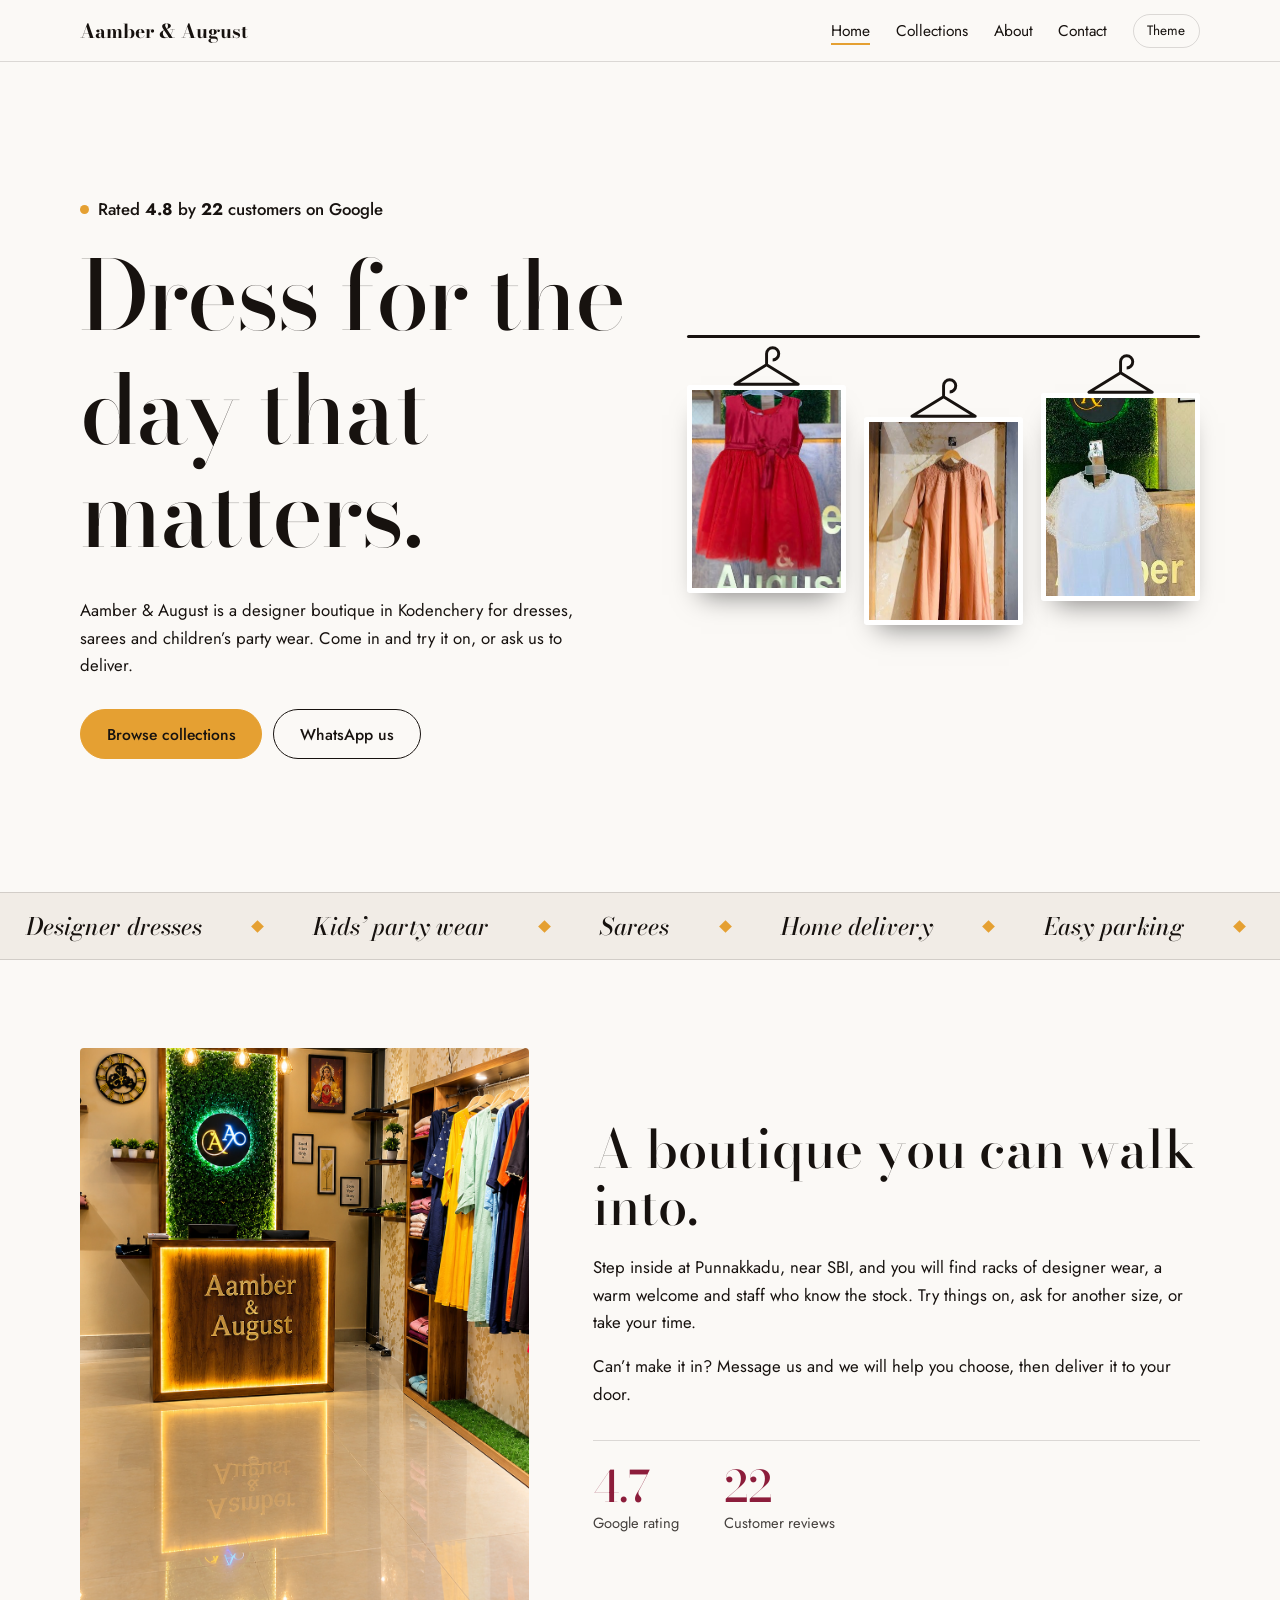
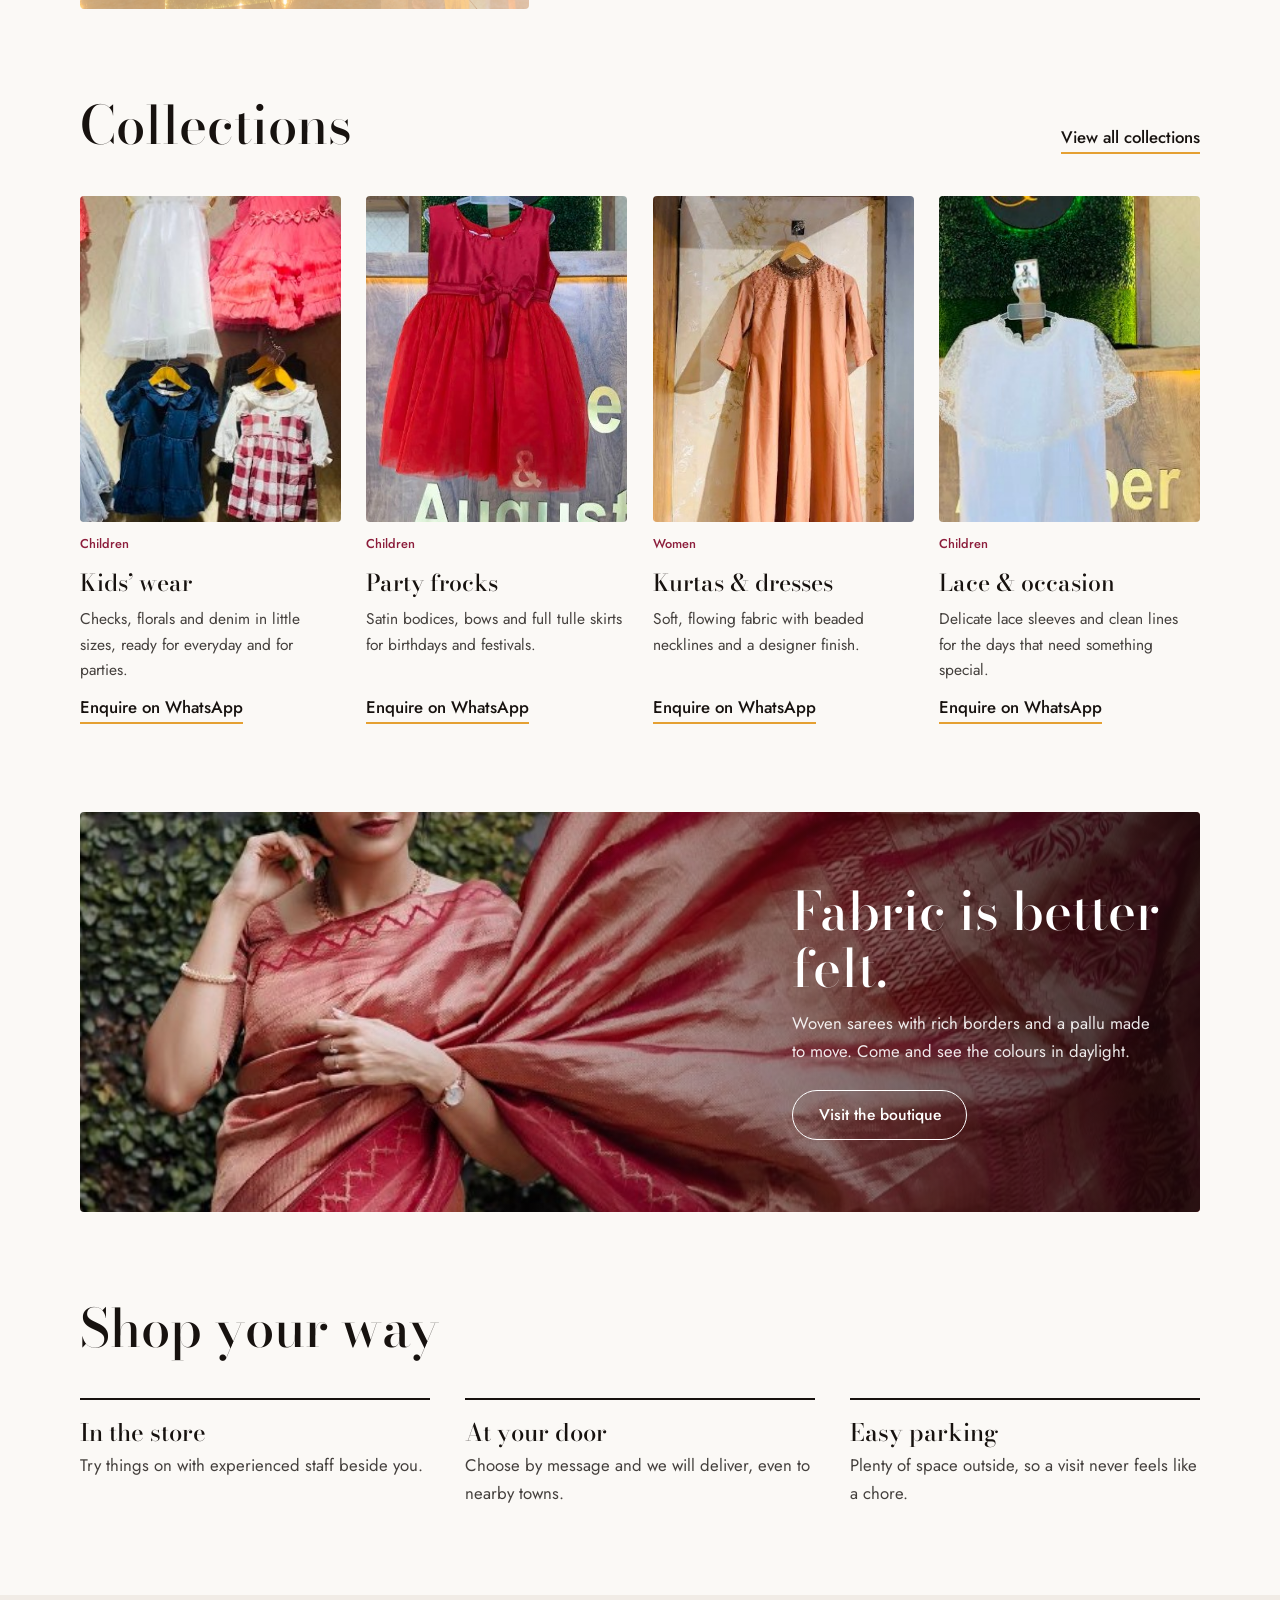
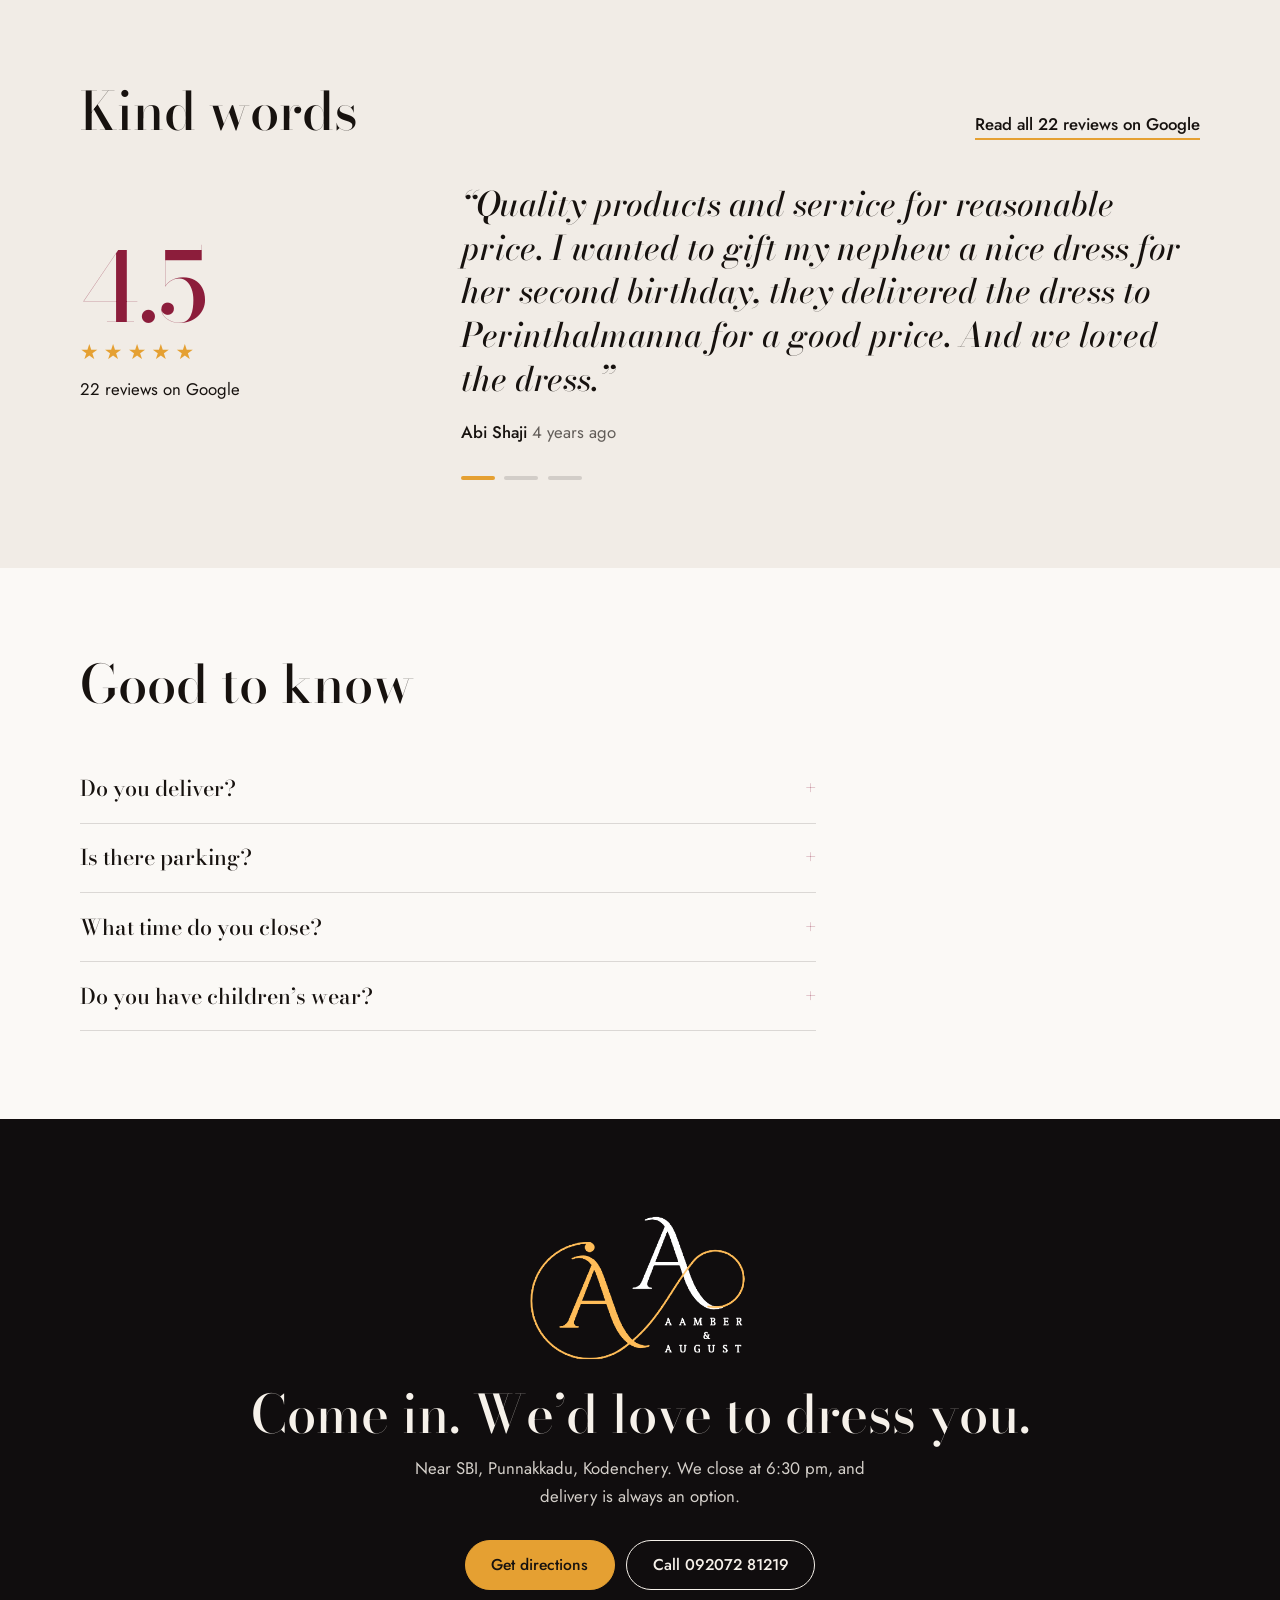
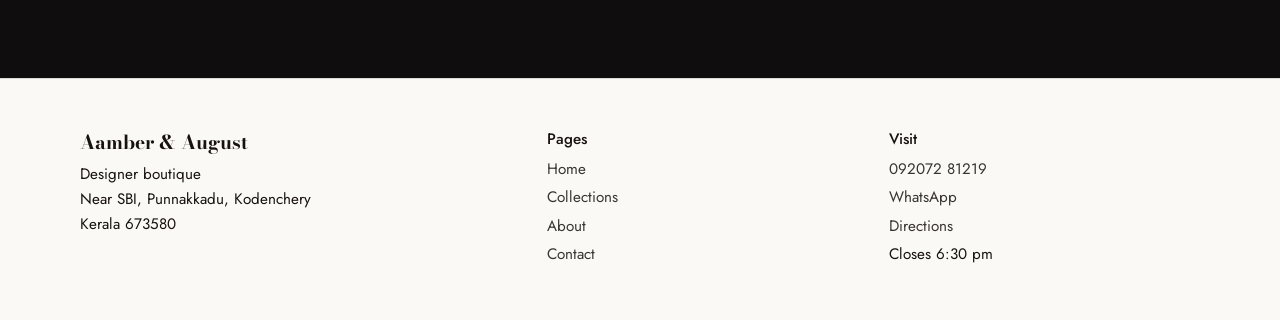
<file: index.html>
<!DOCTYPE html>
<html lang="en">
<head>
<meta charset="UTF-8">
<meta name="viewport" content="width=device-width, initial-scale=1, viewport-fit=cover">
<title>Aamber &amp; August | Designer Boutique, Kodenchery</title>
<meta name="description" content="Designer dresses, sarees and children’s wear in Kodenchery, Kerala. In-store shopping and delivery.">
<link rel="icon" href="images/logo.png">
<link rel="preconnect" href="https://fonts.googleapis.com">
<link rel="stylesheet" href="https://fonts.googleapis.com/css2?family=Bodoni+Moda:ital,opsz,wght@0,6..96,500;0,6..96,700;1,6..96,500&family=Jost:wght@400;500&display=swap">
<link rel="stylesheet" href="css/style.css">
<script>document.documentElement.classList.add("nav-js")</script>
</head>
<body>
<div class="curtain" aria-hidden="true"></div>
<div id="stitch"></div>
<header><div class="wrap nav">
<a class="brand" href="index.html">Aamber &amp; August</a>
<button class="mb" type="button" aria-expanded="false" aria-controls="menu">Menu</button>
<ul id="menu"><li><a href="index.html" aria-current="page">Home</a></li><li><a href="collections.html">Collections</a></li><li><a href="about.html">About</a></li><li><a href="contact.html">Contact</a></li><li><button id="tt" type="button" aria-label="Switch light or dark theme">Theme</button></li></ul>
</div></header>
<main>
<div class="wrap hero">
<div>
<p class="rating"><i></i><span>Rated <b data-to="4.8">4.8</b> by <b data-to="22">22</b> customers on Google</span></p>
<h1><span class="ln"><span>Dress for the</span></span><span class="ln"><span>day that matters.</span></span></h1>
<p class="lead">Aamber &amp; August is a designer boutique in Kodenchery for dresses, sarees and children’s party wear. Come in and try it on, or ask us to deliver.</p>
<div class="row"><a class="btn pri" href="collections.html">Browse collections</a><a class="btn" href="https://wa.me/919207281219" target="_blank" rel="noopener">WhatsApp us</a></div>
</div>
<div class="rack" id="rack" aria-hidden="true"><div class="hangers"><div class="hang" style="--k:1;--d:0.9s;margin-top:0rem"><div class="sway" style="--t:3.2s"><svg class="hk" viewBox="0 0 60 40"><path d="M30 22V13a5 5 0 1 1 5 5M30 22 4 38h52z"/></svg><div class="fr"><img src="images/red-dress.jpg" alt=""></div></div></div><div class="hang" style="--k:-1.4;--d:1.15s;margin-top:2rem"><div class="sway" style="--t:4s"><svg class="hk" viewBox="0 0 60 40"><path d="M30 22V13a5 5 0 1 1 5 5M30 22 4 38h52z"/></svg><div class="fr"><img src="images/peach-kurta.jpg" alt=""></div></div></div><div class="hang" style="--k:0.8;--d:1.4s;margin-top:0.5rem"><div class="sway" style="--t:2.7s"><svg class="hk" viewBox="0 0 60 40"><path d="M30 22V13a5 5 0 1 1 5 5M30 22 4 38h52z"/></svg><div class="fr"><img src="images/lace-dress.jpg" alt=""></div></div></div></div></div>
</div>
<div class="mq" aria-hidden="true"><div><span>Designer dresses</span><span>Kids’ party wear</span><span>Sarees</span><span>Home delivery</span><span>Easy parking</span><span>Designer dresses</span><span>Kids’ party wear</span><span>Sarees</span><span>Home delivery</span><span>Easy parking</span></div></div>
<section><div class="wrap split">
<div class="pic rv" style="aspect-ratio:4/5"><img src="images/interior.jpg" alt="Inside Aamber &amp; August: the lit reception desk and racks of clothes" loading="lazy"></div>
<div><h2>A boutique you can walk into.</h2>
<p>Step inside at Punnakkadu, near SBI, and you will find racks of designer wear, a warm welcome and staff who know the stock. Try things on, ask for another size, or take your time.</p>
<p>Can’t make it in? Message us and we will help you choose, then deliver it to your door.</p>
<div class="stats"><div><b data-to="4.8">4.8</b><span>Google rating</span></div><div><b data-to="22">22</b><span>Customer reviews</span></div></div></div>
</div></section>
<section style="padding-top:0"><div class="wrap">
<div class="hd"><h2>Collections</h2><a class="lnk" href="collections.html">View all collections</a></div>
<div class="cards">
<article class="pc rv"><div class="pic"><img src="images/kids-wall.jpg" alt="Kids’ wear at Aamber &amp; August" loading="lazy"></div><span class="tag">Children</span><h3>Kids’ wear</h3><p>Checks, florals and denim in little sizes, ready for everyday and for parties.</p><a class="lnk" href="https://wa.me/919207281219?text=Hi%2C%20I%E2%80%99d%20like%20to%20see%20kids%E2%80%99%20wear" target="_blank" rel="noopener">Enquire on WhatsApp</a></article>
<article class="pc rv"><div class="pic"><img src="images/red-dress.jpg" alt="Party frocks at Aamber &amp; August" loading="lazy"></div><span class="tag">Children</span><h3>Party frocks</h3><p>Satin bodices, bows and full tulle skirts for birthdays and festivals.</p><a class="lnk" href="https://wa.me/919207281219?text=Hi%2C%20I%E2%80%99d%20like%20to%20see%20party%20frocks" target="_blank" rel="noopener">Enquire on WhatsApp</a></article>
<article class="pc rv"><div class="pic"><img src="images/peach-kurta.jpg" alt="Kurtas &amp; dresses at Aamber &amp; August" loading="lazy"></div><span class="tag">Women</span><h3>Kurtas &amp; dresses</h3><p>Soft, flowing fabric with beaded necklines and a designer finish.</p><a class="lnk" href="https://wa.me/919207281219?text=Hi%2C%20I%E2%80%99d%20like%20to%20see%20kurtas%20and%20designer%20dresses" target="_blank" rel="noopener">Enquire on WhatsApp</a></article>
<article class="pc rv"><div class="pic"><img src="images/lace-dress.jpg" alt="Lace &amp; occasion at Aamber &amp; August" loading="lazy"></div><span class="tag">Children</span><h3>Lace &amp; occasion</h3><p>Delicate lace sleeves and clean lines for the days that need something special.</p><a class="lnk" href="https://wa.me/919207281219?text=Hi%2C%20I%E2%80%99d%20like%20to%20see%20lace%20and%20occasion%20wear" target="_blank" rel="noopener">Enquire on WhatsApp</a></article>
</div></div></section>
<section style="padding-top:0"><div class="wrap"><div class="banner rv"><img data-par src="images/saree.jpg" alt="A woman in a rose-gold woven saree with the pallu flowing" loading="lazy"><div class="t"><h2>Fabric is better felt.</h2><p>Woven sarees with rich borders and a pallu made to move. Come and see the colours in daylight.</p><a class="btn" href="https://www.google.com/maps/search/?api=1&query=Aamber+%26+August+Designer+Boutique+Kodenchery" target="_blank" rel="noopener">Visit the boutique</a></div></div></div></section>
<section style="padding-top:0"><div class="wrap">
<div class="hd"><h2>Shop your way</h2></div>
<div class="svc"><div class="rv"><h3>In the store</h3><p>Try things on with experienced staff beside you.</p></div><div class="rv"><h3>At your door</h3><p>Choose by message and we will deliver, even to nearby towns.</p></div><div class="rv"><h3>Easy parking</h3><p>Plenty of space outside, so a visit never feels like a chore.</p></div></div>
</div></section>
<section id="reviews" style="background:var(--soft)"><div class="wrap">
<div class="hd"><h2>Kind words</h2><a class="lnk" href="https://www.google.com/maps/search/?api=1&query=Aamber+%26+August+Designer+Boutique+Kodenchery" target="_blank" rel="noopener">Read all 22 reviews on Google</a></div>
<div class="tms"><div class="score"><b data-to="4.8">4.8</b><div class="stars" role="img" aria-label="4.8 out of 5 stars">★★★★★</div><p>22 reviews on Google</p></div>
<div><div class="qs"><blockquote class="on"><p>“Quality products and service for reasonable price. I wanted to gift my nephew a nice dress for her second birthday, they delivered the dress to Perinthalmanna for a good price. And we loved the dress.”</p><cite>Abi Shaji <span>4 years ago</span></cite></blockquote><blockquote><p>“Best in town for kids clothing. Ample parking space and experienced professionals.”</p><cite>arunpj <span>4 years ago</span></cite></blockquote><blockquote><p>“Best in town. Best quality. Value for money.”</p><cite>Don Prakash <span>3 years ago</span></cite></blockquote></div><div class="dots"><button type="button" aria-label="Show review 1"></button><button type="button" aria-label="Show review 2"></button><button type="button" aria-label="Show review 3"></button></div></div></div>
</div></section>
<section><div class="wrap"><div class="hd"><h2>Good to know</h2></div><div class="faq"><details><summary>Do you deliver?</summary><p>Yes. A customer’s birthday dress was delivered to Perinthalmanna, and we can arrange delivery for your order too. Message us on WhatsApp to ask.</p></details><details><summary>Is there parking?</summary><p>Yes, there is plenty of parking space outside the boutique, near SBI at Punnakkadu.</p></details><details><summary>What time do you close?</summary><p>We close at 6:30 pm. Call 092072 81219 if you want to check before you travel.</p></details><details><summary>Do you have children’s wear?</summary><p>Yes. Kids’ clothing is what customers praise us for most, from everyday dresses to party frocks.</p></details></div></div></section>
<section class="dark"><div class="wrap"><img src="images/logo.png" alt="Aamber &amp; August logo"><h2>Come in. We’d love to dress you.</h2><p>Near SBI, Punnakkadu, Kodenchery. We close at 6:30 pm, and delivery is always an option.</p><div class="row"><a class="btn pri" href="https://www.google.com/maps/search/?api=1&query=Aamber+%26+August+Designer+Boutique+Kodenchery" target="_blank" rel="noopener">Get directions</a><a class="btn" href="tel:+919207281219">Call 092072 81219</a></div></div></section>
</main>
<footer><div class="wrap fg">
<div><p class="brand">Aamber &amp; August</p><p>Designer boutique<br>Near SBI, Punnakkadu, Kodenchery<br>Kerala 673580</p></div>
<div><p class="h">Pages</p><a href="index.html">Home</a><a href="collections.html">Collections</a><a href="about.html">About</a><a href="contact.html">Contact</a></div>
<div><p class="h">Visit</p><a href="tel:+919207281219">092072 81219</a><a href="https://wa.me/919207281219" target="_blank" rel="noopener">WhatsApp</a><a href="https://www.google.com/maps/search/?api=1&query=Aamber+%26+August+Designer+Boutique+Kodenchery" target="_blank" rel="noopener">Directions</a><p>Closes 6:30 pm</p></div>
</div></footer>
<script>
(function(){var b=document.querySelector(".mb"),m=document.getElementById("menu");if(!b||!m)return;
function set(o){m.classList.toggle("open",o);b.setAttribute("aria-expanded",o)}
b.addEventListener("click",function(e){e.stopPropagation();set(!m.classList.contains("open"))});
m.addEventListener("click",function(e){if(e.target.closest("a"))set(false)});
document.addEventListener("click",function(e){if(!m.contains(e.target))set(false)});
document.addEventListener("keydown",function(e){if(e.key==="Escape")set(false)});
})();
</script>
<script src="js/main.js"></script>
</body>
</html>
</file>
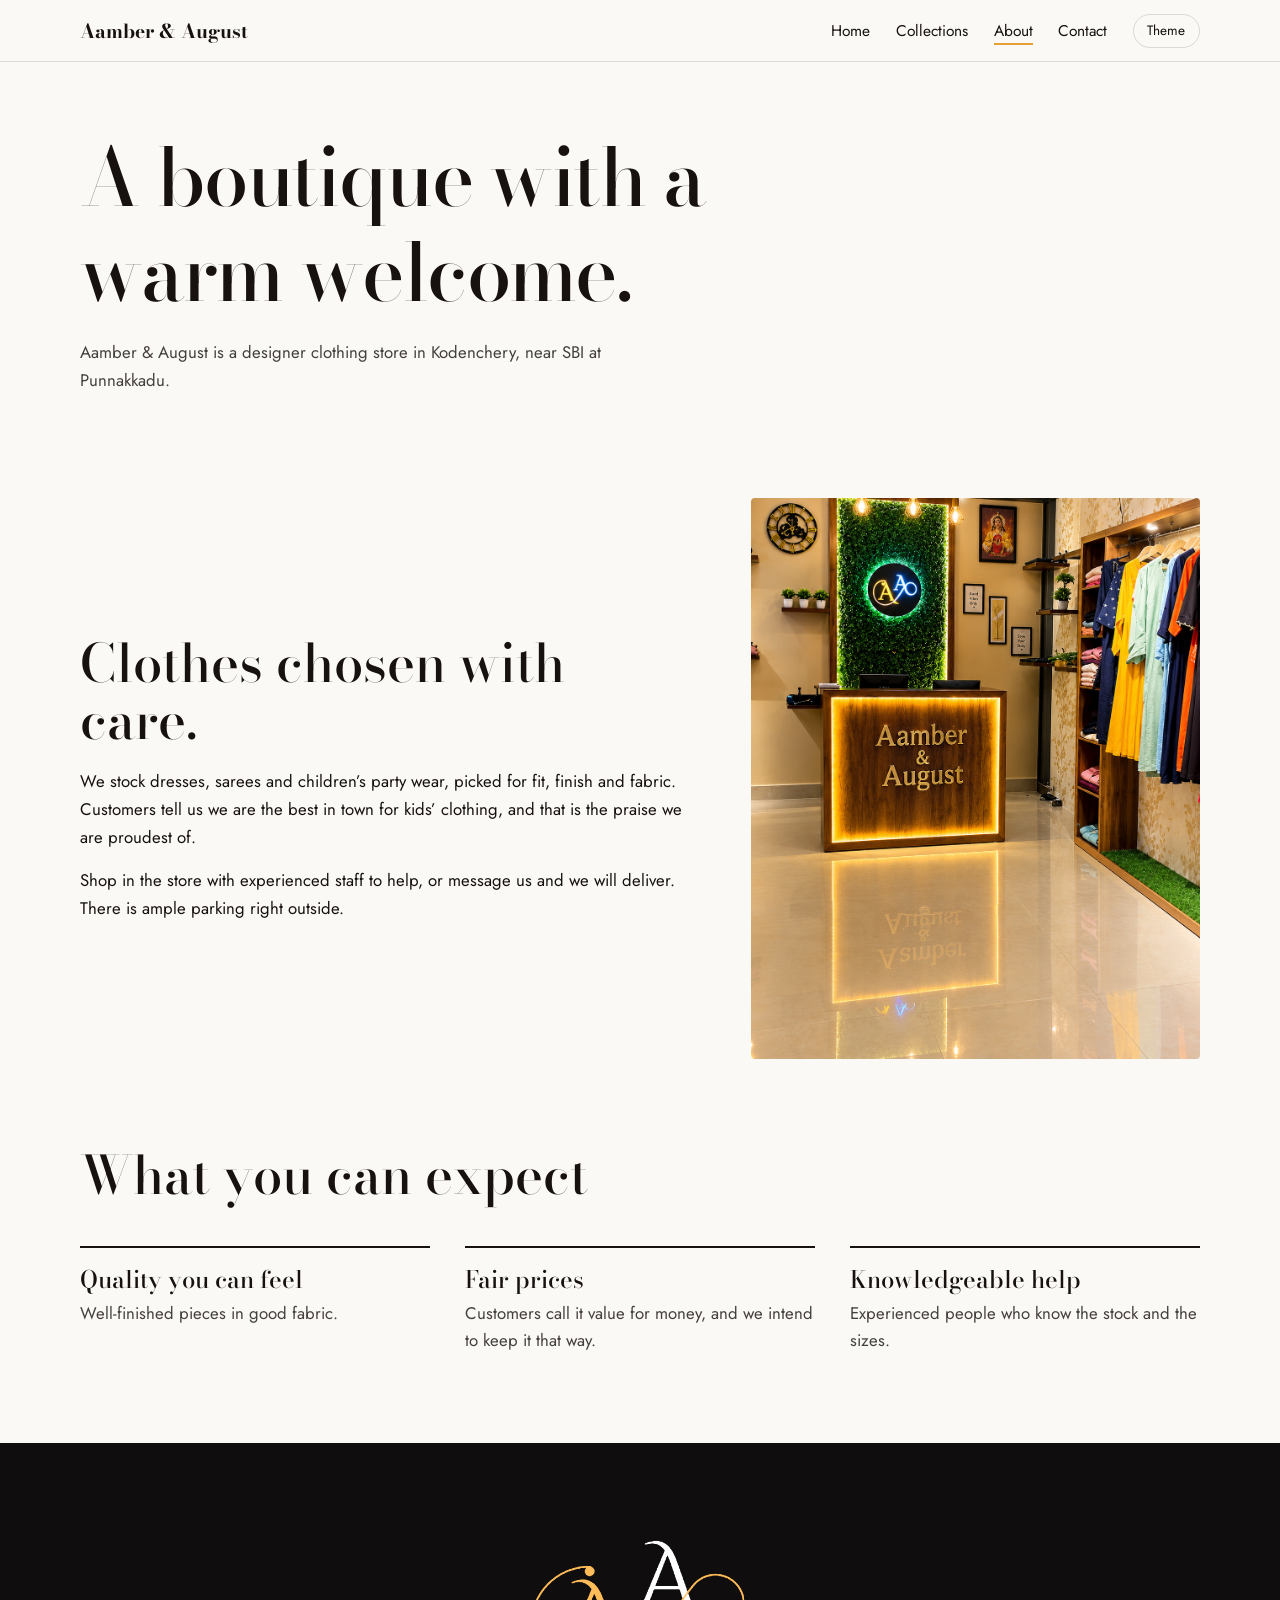
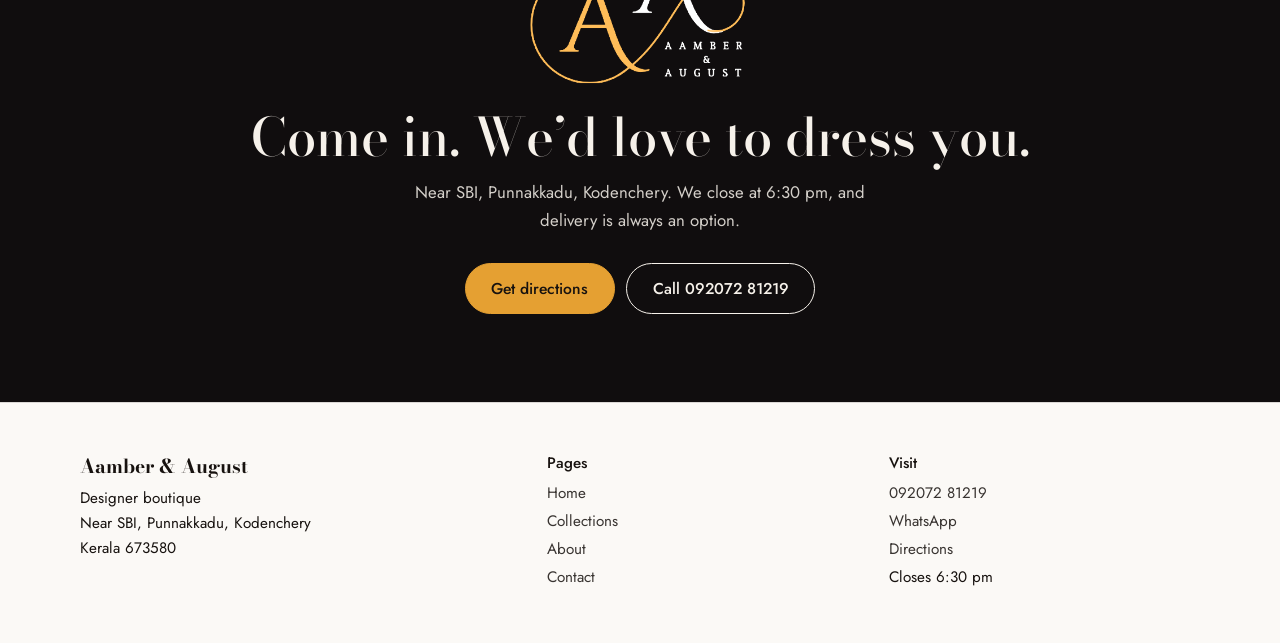
<file: about.html>
<!DOCTYPE html>
<html lang="en">
<head>
<meta charset="UTF-8">
<meta name="viewport" content="width=device-width, initial-scale=1, viewport-fit=cover">
<title>About | Aamber &amp; August</title>
<meta name="description" content="About Aamber &amp; August, a designer clothing boutique near SBI, Punnakkadu, Kodenchery.">
<link rel="icon" href="images/logo.png">
<link rel="preconnect" href="https://fonts.googleapis.com">
<link rel="stylesheet" href="https://fonts.googleapis.com/css2?family=Bodoni+Moda:ital,opsz,wght@0,6..96,500;0,6..96,700;1,6..96,500&family=Jost:wght@400;500&display=swap">
<link rel="stylesheet" href="css/style.css">
<script>document.documentElement.classList.add("nav-js")</script>
</head>
<body>
<div class="curtain" aria-hidden="true"></div>
<div id="stitch"></div>
<header><div class="wrap nav">
<a class="brand" href="index.html">Aamber &amp; August</a>
<button class="mb" type="button" aria-expanded="false" aria-controls="menu">Menu</button>
<ul id="menu"><li><a href="index.html">Home</a></li><li><a href="collections.html">Collections</a></li><li><a href="about.html" aria-current="page">About</a></li><li><a href="contact.html">Contact</a></li><li><button id="tt" type="button" aria-label="Switch light or dark theme">Theme</button></li></ul>
</div></header>
<main>
<div class="wrap pg"><h1><span class="ln"><span>A boutique with a</span></span><span class="ln"><span>warm welcome.</span></span></h1><p>Aamber &amp; August is a designer clothing store in Kodenchery, near SBI at Punnakkadu.</p></div>
<section><div class="wrap split rev">
<div><h2>Clothes chosen with care.</h2><p>We stock dresses, sarees and children’s party wear, picked for fit, finish and fabric. Customers tell us we are the best in town for kids’ clothing, and that is the praise we are proudest of.</p><p>Shop in the store with experienced staff to help, or message us and we will deliver. There is ample parking right outside.</p></div>
<div class="pic rv" style="aspect-ratio:4/5"><img src="images/interior.jpg" alt="The Aamber &amp; August boutique interior" loading="lazy"></div>
</div></section>
<section style="padding-top:0"><div class="wrap"><div class="hd"><h2>What you can expect</h2></div>
<div class="svc"><div class="rv"><h3>Quality you can feel</h3><p>Well-finished pieces in good fabric.</p></div><div class="rv"><h3>Fair prices</h3><p>Customers call it value for money, and we intend to keep it that way.</p></div><div class="rv"><h3>Knowledgeable help</h3><p>Experienced people who know the stock and the sizes.</p></div></div></div></section>
<section class="dark"><div class="wrap"><img src="images/logo.png" alt="Aamber &amp; August logo"><h2>Come in. We’d love to dress you.</h2><p>Near SBI, Punnakkadu, Kodenchery. We close at 6:30 pm, and delivery is always an option.</p><div class="row"><a class="btn pri" href="https://www.google.com/maps/search/?api=1&query=Aamber+%26+August+Designer+Boutique+Kodenchery" target="_blank" rel="noopener">Get directions</a><a class="btn" href="tel:+919207281219">Call 092072 81219</a></div></div></section>
</main>
<footer><div class="wrap fg">
<div><p class="brand">Aamber &amp; August</p><p>Designer boutique<br>Near SBI, Punnakkadu, Kodenchery<br>Kerala 673580</p></div>
<div><p class="h">Pages</p><a href="index.html">Home</a><a href="collections.html">Collections</a><a href="about.html">About</a><a href="contact.html">Contact</a></div>
<div><p class="h">Visit</p><a href="tel:+919207281219">092072 81219</a><a href="https://wa.me/919207281219" target="_blank" rel="noopener">WhatsApp</a><a href="https://www.google.com/maps/search/?api=1&query=Aamber+%26+August+Designer+Boutique+Kodenchery" target="_blank" rel="noopener">Directions</a><p>Closes 6:30 pm</p></div>
</div></footer>
<script>
(function(){var b=document.querySelector(".mb"),m=document.getElementById("menu");if(!b||!m)return;
function set(o){m.classList.toggle("open",o);b.setAttribute("aria-expanded",o)}
b.addEventListener("click",function(e){e.stopPropagation();set(!m.classList.contains("open"))});
m.addEventListener("click",function(e){if(e.target.closest("a"))set(false)});
document.addEventListener("click",function(e){if(!m.contains(e.target))set(false)});
document.addEventListener("keydown",function(e){if(e.key==="Escape")set(false)});
})();
</script>
<script src="js/main.js"></script>
</body>
</html>
</file>
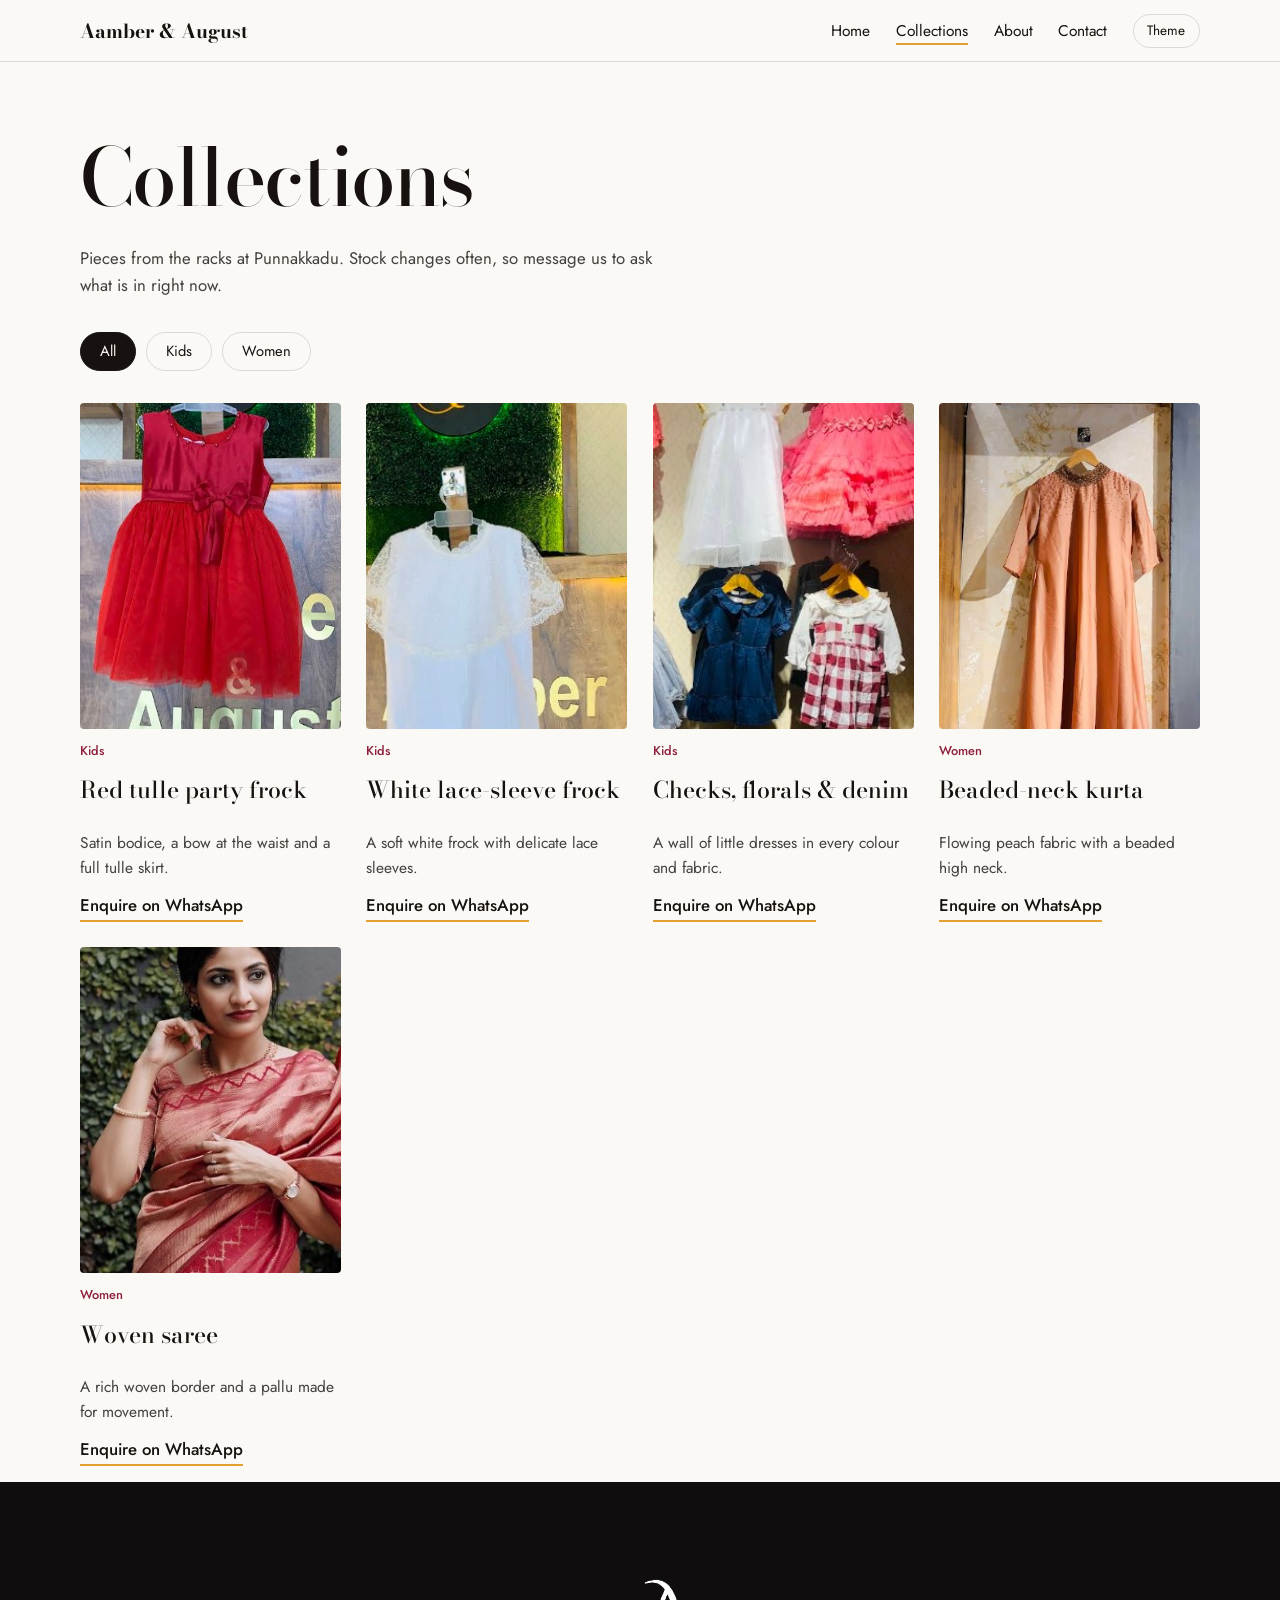
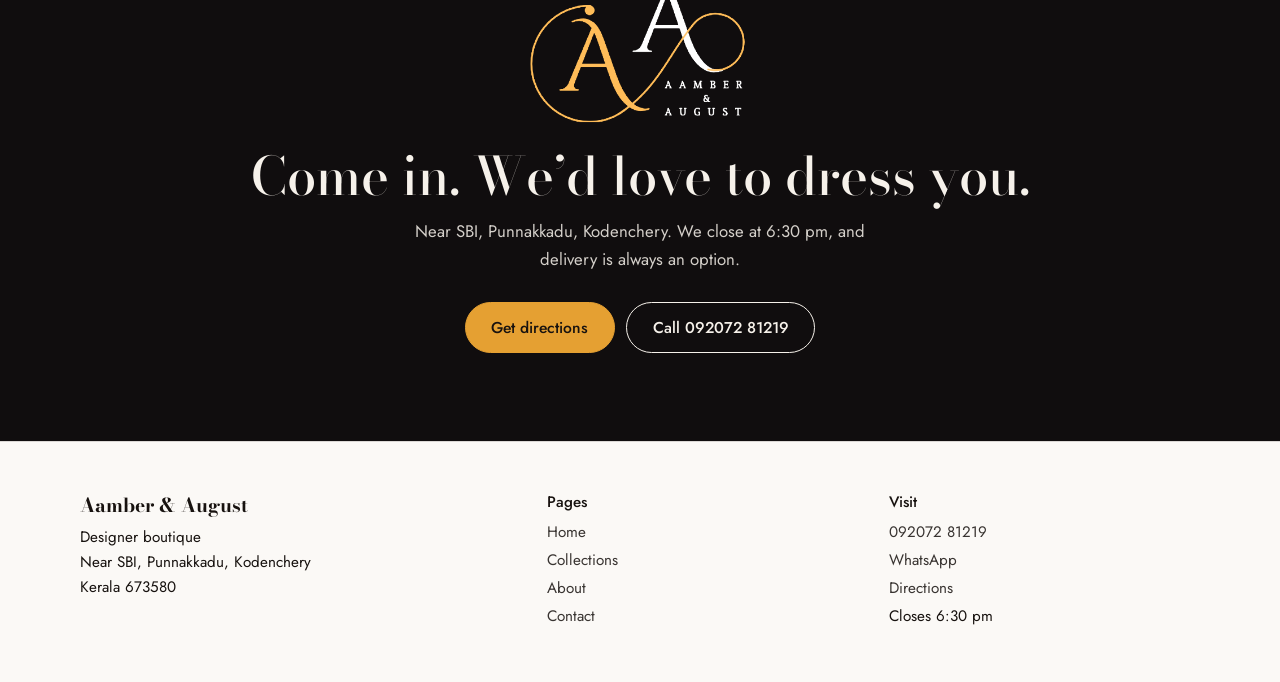
<file: collections.html>
<!DOCTYPE html>
<html lang="en">
<head>
<meta charset="UTF-8">
<meta name="viewport" content="width=device-width, initial-scale=1, viewport-fit=cover">
<title>Collections | Aamber &amp; August</title>
<meta name="description" content="Browse kids’ wear, party frocks, kurtas and sarees at Aamber &amp; August, Kodenchery.">
<link rel="icon" href="images/logo.png">
<link rel="preconnect" href="https://fonts.googleapis.com">
<link rel="stylesheet" href="https://fonts.googleapis.com/css2?family=Bodoni+Moda:ital,opsz,wght@0,6..96,500;0,6..96,700;1,6..96,500&family=Jost:wght@400;500&display=swap">
<link rel="stylesheet" href="css/style.css">
<script>document.documentElement.classList.add("nav-js")</script>
</head>
<body>
<div class="curtain" aria-hidden="true"></div>
<div id="stitch"></div>
<header><div class="wrap nav">
<a class="brand" href="index.html">Aamber &amp; August</a>
<button class="mb" type="button" aria-expanded="false" aria-controls="menu">Menu</button>
<ul id="menu"><li><a href="index.html">Home</a></li><li><a href="collections.html" aria-current="page">Collections</a></li><li><a href="about.html">About</a></li><li><a href="contact.html">Contact</a></li><li><button id="tt" type="button" aria-label="Switch light or dark theme">Theme</button></li></ul>
</div></header>
<main>
<div class="wrap pg"><h1><span class="ln"><span>Collections</span></span></h1><p>Pieces from the racks at Punnakkadu. Stock changes often, so message us to ask what is in right now.</p>
<div class="chips" role="group" aria-label="Filter collections"><button class="chip" type="button" data-f="all" aria-pressed="true">All</button><button class="chip" type="button" data-f="kids" aria-pressed="false">Kids</button><button class="chip" type="button" data-f="women" aria-pressed="false">Women</button></div>
<div class="cards">
<article class="pc rv" data-cat="kids"><div class="pic"><img src="images/red-dress.jpg" alt="Red tulle party frock at Aamber &amp; August" loading="lazy"></div><span class="tag">Kids</span><h3>Red tulle party frock</h3><p>Satin bodice, a bow at the waist and a full tulle skirt.</p><a class="lnk" href="https://wa.me/919207281219?text=Hi%2C%20I%E2%80%99d%20like%20to%20ask%20about%20the%20red%20tulle%20party%20frock" target="_blank" rel="noopener">Enquire on WhatsApp</a></article>
<article class="pc rv" data-cat="kids"><div class="pic"><img src="images/lace-dress.jpg" alt="White lace-sleeve frock at Aamber &amp; August" loading="lazy"></div><span class="tag">Kids</span><h3>White lace-sleeve frock</h3><p>A soft white frock with delicate lace sleeves.</p><a class="lnk" href="https://wa.me/919207281219?text=Hi%2C%20I%E2%80%99d%20like%20to%20ask%20about%20the%20white%20lace%20frock" target="_blank" rel="noopener">Enquire on WhatsApp</a></article>
<article class="pc rv" data-cat="kids"><div class="pic"><img src="images/kids-wall.jpg" alt="Checks, florals &amp; denim at Aamber &amp; August" loading="lazy"></div><span class="tag">Kids</span><h3>Checks, florals &amp; denim</h3><p>A wall of little dresses in every colour and fabric.</p><a class="lnk" href="https://wa.me/919207281219?text=Hi%2C%20I%E2%80%99d%20like%20to%20see%20kids%E2%80%99%20everyday%20dresses" target="_blank" rel="noopener">Enquire on WhatsApp</a></article>
<article class="pc rv" data-cat="women"><div class="pic"><img src="images/peach-kurta.jpg" alt="Beaded-neck kurta at Aamber &amp; August" loading="lazy"></div><span class="tag">Women</span><h3>Beaded-neck kurta</h3><p>Flowing peach fabric with a beaded high neck.</p><a class="lnk" href="https://wa.me/919207281219?text=Hi%2C%20I%E2%80%99d%20like%20to%20ask%20about%20the%20peach%20beaded%20kurta" target="_blank" rel="noopener">Enquire on WhatsApp</a></article>
<article class="pc rv" data-cat="women"><div class="pic"><img src="images/saree.jpg" alt="Woven saree at Aamber &amp; August" loading="lazy" style="object-position:15% 50%"></div><span class="tag">Women</span><h3>Woven saree</h3><p>A rich woven border and a pallu made for movement.</p><a class="lnk" href="https://wa.me/919207281219?text=Hi%2C%20I%E2%80%99d%20like%20to%20see%20your%20sarees" target="_blank" rel="noopener">Enquire on WhatsApp</a></article>
</div></div>
<section class="dark"><div class="wrap"><img src="images/logo.png" alt="Aamber &amp; August logo"><h2>Come in. We’d love to dress you.</h2><p>Near SBI, Punnakkadu, Kodenchery. We close at 6:30 pm, and delivery is always an option.</p><div class="row"><a class="btn pri" href="https://www.google.com/maps/search/?api=1&query=Aamber+%26+August+Designer+Boutique+Kodenchery" target="_blank" rel="noopener">Get directions</a><a class="btn" href="tel:+919207281219">Call 092072 81219</a></div></div></section>
</main>
<footer><div class="wrap fg">
<div><p class="brand">Aamber &amp; August</p><p>Designer boutique<br>Near SBI, Punnakkadu, Kodenchery<br>Kerala 673580</p></div>
<div><p class="h">Pages</p><a href="index.html">Home</a><a href="collections.html">Collections</a><a href="about.html">About</a><a href="contact.html">Contact</a></div>
<div><p class="h">Visit</p><a href="tel:+919207281219">092072 81219</a><a href="https://wa.me/919207281219" target="_blank" rel="noopener">WhatsApp</a><a href="https://www.google.com/maps/search/?api=1&query=Aamber+%26+August+Designer+Boutique+Kodenchery" target="_blank" rel="noopener">Directions</a><p>Closes 6:30 pm</p></div>
</div></footer>
<script>
(function(){var b=document.querySelector(".mb"),m=document.getElementById("menu");if(!b||!m)return;
function set(o){m.classList.toggle("open",o);b.setAttribute("aria-expanded",o)}
b.addEventListener("click",function(e){e.stopPropagation();set(!m.classList.contains("open"))});
m.addEventListener("click",function(e){if(e.target.closest("a"))set(false)});
document.addEventListener("click",function(e){if(!m.contains(e.target))set(false)});
document.addEventListener("keydown",function(e){if(e.key==="Escape")set(false)});
})();
</script>
<script src="js/main.js"></script>
</body>
</html>
</file>
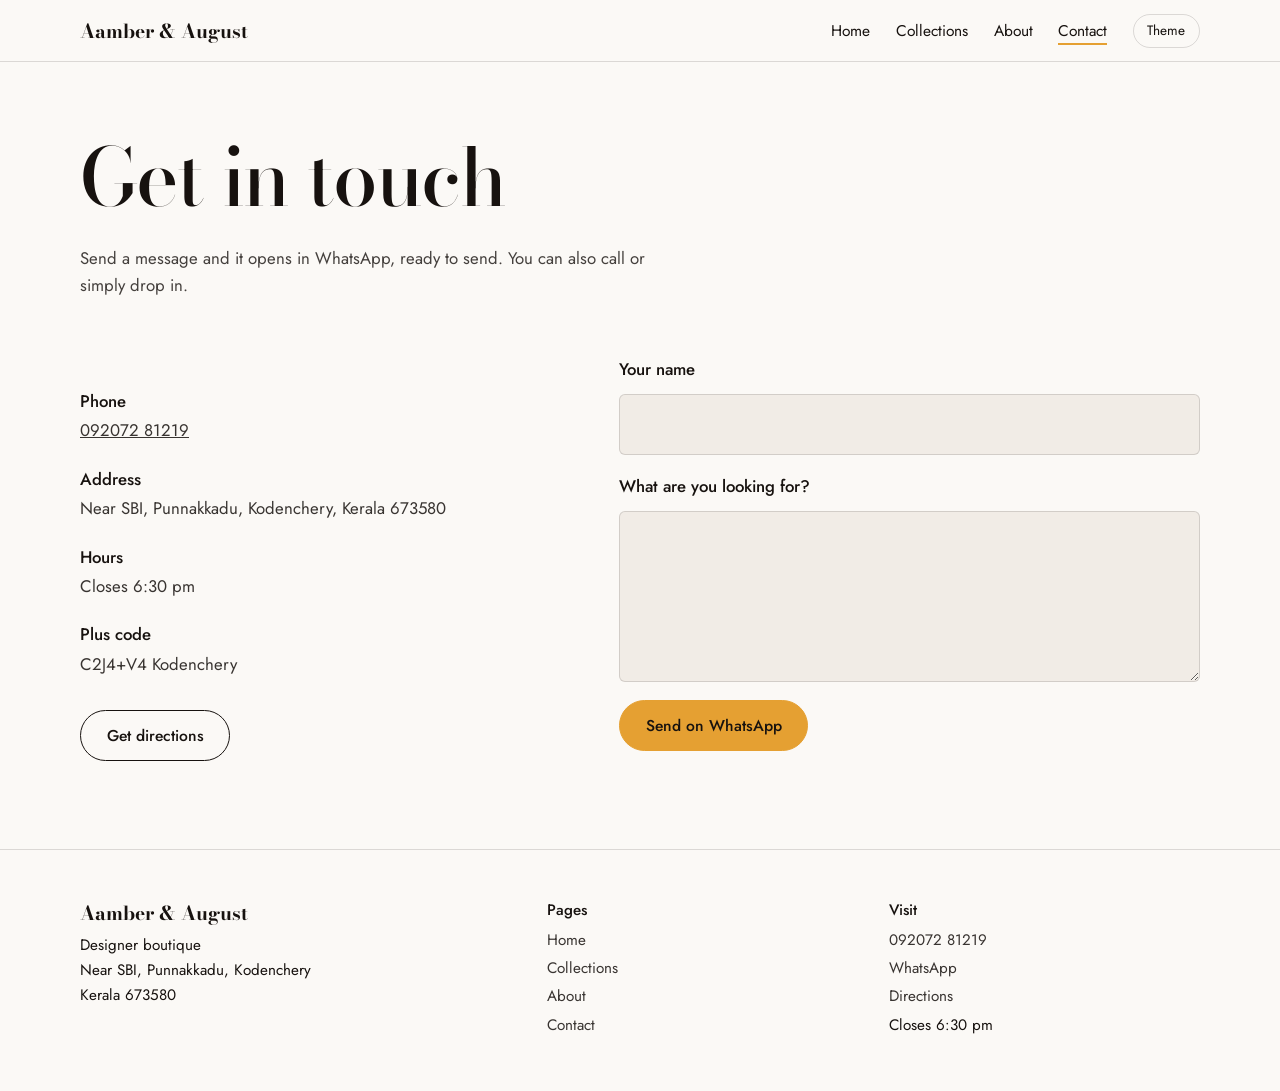
<file: contact.html>
<!DOCTYPE html>
<html lang="en">
<head>
<meta charset="UTF-8">
<meta name="viewport" content="width=device-width, initial-scale=1, viewport-fit=cover">
<title>Contact | Aamber &amp; August</title>
<meta name="description" content="Call, message or visit Aamber &amp; August in Kodenchery.">
<link rel="icon" href="images/logo.png">
<link rel="preconnect" href="https://fonts.googleapis.com">
<link rel="stylesheet" href="https://fonts.googleapis.com/css2?family=Bodoni+Moda:ital,opsz,wght@0,6..96,500;0,6..96,700;1,6..96,500&family=Jost:wght@400;500&display=swap">
<link rel="stylesheet" href="css/style.css">
<script>document.documentElement.classList.add("nav-js")</script>
</head>
<body>
<div class="curtain" aria-hidden="true"></div>
<div id="stitch"></div>
<header><div class="wrap nav">
<a class="brand" href="index.html">Aamber &amp; August</a>
<button class="mb" type="button" aria-expanded="false" aria-controls="menu">Menu</button>
<ul id="menu"><li><a href="index.html">Home</a></li><li><a href="collections.html">Collections</a></li><li><a href="about.html">About</a></li><li><a href="contact.html" aria-current="page">Contact</a></li><li><button id="tt" type="button" aria-label="Switch light or dark theme">Theme</button></li></ul>
</div></header>
<main>
<div class="wrap pg"><h1><span class="ln"><span>Get in touch</span></span></h1><p>Send a message and it opens in WhatsApp, ready to send. You can also call or simply drop in.</p></div>
<section style="padding-top:2.5rem"><div class="wrap cg">
<div><dl><dt>Phone</dt><dd><a href="tel:+919207281219">092072 81219</a></dd><dt>Address</dt><dd>Near SBI, Punnakkadu, Kodenchery, Kerala 673580</dd><dt>Hours</dt><dd>Closes 6:30 pm</dd><dt>Plus code</dt><dd>C2J4+V4 Kodenchery</dd></dl><p style="margin-top:2rem"><a class="btn" href="https://www.google.com/maps/search/?api=1&query=Aamber+%26+August+Designer+Boutique+Kodenchery" target="_blank" rel="noopener">Get directions</a></p></div>
<form id="f"><label>Your name<input id="nm" required autocomplete="name"></label><label>What are you looking for?<textarea id="ms" rows="5" required></textarea></label><div><button class="btn pri" type="submit">Send on WhatsApp</button></div></form>
</div></section>
</main>
<footer><div class="wrap fg">
<div><p class="brand">Aamber &amp; August</p><p>Designer boutique<br>Near SBI, Punnakkadu, Kodenchery<br>Kerala 673580</p></div>
<div><p class="h">Pages</p><a href="index.html">Home</a><a href="collections.html">Collections</a><a href="about.html">About</a><a href="contact.html">Contact</a></div>
<div><p class="h">Visit</p><a href="tel:+919207281219">092072 81219</a><a href="https://wa.me/919207281219" target="_blank" rel="noopener">WhatsApp</a><a href="https://www.google.com/maps/search/?api=1&query=Aamber+%26+August+Designer+Boutique+Kodenchery" target="_blank" rel="noopener">Directions</a><p>Closes 6:30 pm</p></div>
</div></footer>
<script>
(function(){var b=document.querySelector(".mb"),m=document.getElementById("menu");if(!b||!m)return;
function set(o){m.classList.toggle("open",o);b.setAttribute("aria-expanded",o)}
b.addEventListener("click",function(e){e.stopPropagation();set(!m.classList.contains("open"))});
m.addEventListener("click",function(e){if(e.target.closest("a"))set(false)});
document.addEventListener("click",function(e){if(!m.contains(e.target))set(false)});
document.addEventListener("keydown",function(e){if(e.key==="Escape")set(false)});
})();
</script>
<script src="js/main.js"></script>
</body>
</html>
</file>
<file: css/style.css>
/* Aamber & August: shared styles */
:root{--bg:#fbf9f6;--ink:#17120f;--gold:#e5a032;--wine:#8c1d3b;--soft:#f1ece6;--line:rgba(23,18,15,.14);
--serif:"Bodoni Moda",Didot,Georgia,serif;--sans:Jost,system-ui,-apple-system,"Segoe UI",sans-serif;
--ease:cubic-bezier(.7,0,.2,1);box-sizing:border-box;padding-top:env(safe-area-inset-top,0px);padding-bottom:env(safe-area-inset-bottom,0px)}
@media(prefers-color-scheme:dark){:root:not([data-theme="light"]){--bg:#100d0e;--ink:#f6f1ea;--gold:#f2b24f;--wine:#e27d98;--soft:#1b1618;--line:rgba(246,241,234,.16)}}
:root[data-theme="dark"]{--bg:#100d0e;--ink:#f6f1ea;--gold:#f2b24f;--wine:#e27d98;--soft:#1b1618;--line:rgba(246,241,234,.16)}
html{scroll-padding-top:calc(env(safe-area-inset-top,0px) + 80px)}
@media(prefers-reduced-motion:no-preference){html{scroll-behavior:smooth}}
*,*::before,*::after{box-sizing:inherit}
body{margin:0;background:var(--bg);color:var(--ink);font:400 1.05rem/1.65 var(--sans);overflow-x:hidden}
body::before{content:"";position:fixed;inset:0 0 auto;height:env(safe-area-inset-top,0px);background:var(--bg);z-index:10}
h1,h2,h3{font-family:var(--serif);font-weight:500;line-height:1.08;margin:0}
h2{font-size:clamp(2rem,5vw,3.3rem)}
p{margin:0}a{color:inherit}img{max-width:100%}
:focus-visible{outline:2px solid var(--gold);outline-offset:3px}
.wrap{width:min(1120px,100% - 2.5rem);margin-inline:auto}
section{padding:5.5rem 0}
.hd{margin-bottom:2.6rem;display:flex;justify-content:space-between;align-items:end;gap:1rem;flex-wrap:wrap}
.hd p{max-width:34rem;opacity:.8;margin-top:.6rem}
.lnk{display:inline-block;font-weight:500;text-decoration:none;background:linear-gradient(var(--gold),var(--gold)) 0 100%/100% 2px no-repeat;padding-bottom:2px;transition:background-size .35s}
.lnk:hover{background-size:0 2px}
/* stitch progress + curtain */
#stitch{position:fixed;top:env(safe-area-inset-top,0px);left:0;height:3px;width:calc(var(--p,0)*100%);background:repeating-linear-gradient(90deg,var(--gold) 0 9px,transparent 9px 15px);z-index:30}
.curtain{position:fixed;inset:0;background:var(--gold);z-index:100;pointer-events:none;transform:translateY(-100%);animation:lift 1s var(--ease) both}
.curtain.go{animation:none;transform:translateY(0);transition:transform .5s var(--ease)}
@keyframes lift{from{transform:translateY(0)}}
/* header */
header{position:sticky;top:env(safe-area-inset-top,0px);z-index:20;background:var(--bg);border-bottom:1px solid var(--line)}
.nav{display:flex;align-items:center;justify-content:space-between;gap:1rem;padding:.85rem 0}
.brand{font:700 1.2rem var(--serif);text-decoration:none;white-space:nowrap}
#menu{display:flex;align-items:center;gap:1.6rem;list-style:none;margin:0;padding:0}
#menu a{text-decoration:none;font-size:.97rem;padding-bottom:3px;background:linear-gradient(var(--gold),var(--gold)) 0 100%/0 2px no-repeat;transition:background-size .35s}
#menu a:hover,#menu a[aria-current]{background-size:100% 2px}
#tt,.mb{font:inherit;font-size:.85rem;border:1px solid var(--line);background:none;color:inherit;border-radius:99px;padding:.3rem .85rem;cursor:pointer}
.mb{display:none}
/* buttons */
.btn{display:inline-block;font:500 .98rem var(--sans);text-decoration:none;padding:.8rem 1.6rem;border-radius:99px;border:1.5px solid var(--ink);background:none;color:var(--ink);cursor:pointer;transition:transform .25s,background .25s,color .25s}
.btn:hover{background:var(--ink);color:var(--bg)}
.btn.pri{background:var(--gold);border-color:var(--gold);color:#17120f}
.btn.pri:hover{background:var(--ink);border-color:var(--ink);color:var(--bg)}
.btn.sm{padding:.5rem 1.1rem;font-size:.9rem}
.row{display:flex;flex-wrap:wrap;gap:.7rem;align-items:center}
/* hero */
.hero{display:grid;grid-template-columns:1.05fr .95fr;gap:2.5rem;align-items:center;min-height:calc(100svh - 70px);padding:3rem 0}
.rating{display:inline-flex;gap:.55rem;align-items:center;margin-bottom:1.3rem;font-weight:500;animation:fade 1s .9s both}
.rating i{width:9px;height:9px;background:var(--gold);border-radius:50%;animation:pulse 2s infinite}
@keyframes pulse{0%{box-shadow:0 0 0 0 var(--gold)}70%,100%{box-shadow:0 0 0 8px transparent}}
h1{font-size:clamp(3rem,8vw,6rem);letter-spacing:-.02em}
.ln{display:block;overflow:hidden;padding-bottom:.1em}
.ln>span{display:block;animation:rise 1.1s .6s var(--ease) both}
.ln:nth-child(2)>span{animation-delay:.75s}
@keyframes rise{from{transform:translateY(105%)}}
.lead{max-width:33rem;margin:1.4rem 0 1.8rem;animation:fade 1s 1.1s both}
.hero .row{animation:fade 1s 1.3s both}
@keyframes fade{from{opacity:0}}
/* hanging rack */
.rack{--tilt:0;padding-top:.4rem}
.rack::before{content:"";display:block;height:3px;background:var(--ink);border-radius:3px}
.hangers{display:flex;justify-content:space-between;align-items:flex-start;gap:3%}
.hang{width:31%;transform-origin:50% 0;transform:rotate(calc(var(--tilt)*var(--k)*1deg));transition:transform 1.2s cubic-bezier(.2,.9,.3,1.4);animation:drop 1.5s var(--d) cubic-bezier(.3,1.3,.5,1) both}
@keyframes drop{from{transform:translateY(-130%) rotate(8deg);opacity:0}}
.sway{transform-origin:50% 0;animation:sway var(--t) ease-in-out infinite alternate}
@keyframes sway{from{transform:rotate(-2.5deg)}to{transform:rotate(2.5deg)}}
.hk{display:block;width:46%;margin:0 auto -2px;overflow:visible;fill:none;stroke:var(--ink);stroke-width:2.4;stroke-linejoin:round}
.fr{background:#fff;padding:5px;border-radius:3px;box-shadow:0 16px 26px -14px rgba(0,0,0,.5)}
.fr img{display:block;width:100%;aspect-ratio:3/4;object-fit:cover}
/* marquee */
.mq{border-block:1px solid var(--line);overflow:hidden;background:var(--soft);padding:.9rem 0}
.mq div{display:flex;width:max-content;animation:slide 34s linear infinite;font:italic 500 1.5rem var(--serif)}
.mq span{padding:0 1.6rem;display:flex;align-items:center;gap:3.2rem;white-space:nowrap}
.mq span::after{content:"";width:9px;height:9px;background:var(--gold);transform:rotate(45deg)}
.mq:hover div{animation-play-state:paused}
@keyframes slide{to{transform:translateX(-50%)}}
/* intro split */
.split{display:grid;grid-template-columns:.85fr 1.15fr;gap:4rem;align-items:center}
.split.rev{grid-template-columns:1.15fr .85fr}
.split h2{margin-bottom:1.2rem}.split p+p{margin-top:1rem}
.pic{border-radius:4px;overflow:hidden;background:var(--soft)}
.pic img{display:block;width:100%;height:100%;object-fit:cover;transition:transform 1.2s var(--ease)}
.pic:hover img{transform:scale(1.05)}
.stats{display:flex;flex-wrap:wrap;gap:1rem 2.8rem;margin-top:2rem;padding-top:1.5rem;border-top:1px solid var(--line)}
.stats b{display:block;font:500 2.7rem/1 var(--serif);color:var(--wine)}
.stats span{font-size:.92rem;opacity:.8}
/* product cards */
.cards{display:grid;grid-template-columns:repeat(auto-fit,minmax(230px,1fr));gap:1.6rem}
.pc{display:flex;flex-direction:column;gap:.7rem}
.pc[hidden]{display:none}
.pc.pop{animation:pop .55s var(--ease) both}
@keyframes pop{from{opacity:0;transform:scale(.92)}}
.pc .pic{aspect-ratio:4/5}
.pc h3{font-size:1.45rem;margin-top:.3rem}.pc p{font-size:.97rem;opacity:.8}
.pc .lnk{align-self:flex-start;margin-top:auto}
.tag{font-size:.8rem;color:var(--wine);font-weight:500}
/* banner */
.banner{position:relative;overflow:hidden;border-radius:4px;min-height:400px;display:grid;align-items:center;color:#fff}
.banner img{position:absolute;inset:-12% 0;width:100%;height:124%;object-fit:cover;transform:translateY(var(--py,0))}
.banner::after{content:"";position:absolute;inset:0;background:linear-gradient(270deg,rgba(16,8,10,.82),rgba(16,8,10,0) 75%)}
.banner .t{position:relative;z-index:1;padding:2.5rem;max-width:28rem;margin-left:auto}
.banner h2{margin-bottom:.8rem}.banner p{margin-bottom:1.5rem;opacity:.9}
.banner .btn{color:#fff;border-color:#fff}.banner .btn:hover{background:#fff;color:#17120f}
/* services */
.svc{display:grid;grid-template-columns:repeat(auto-fit,minmax(220px,1fr));gap:2.2rem}
.svc div{border-top:2px solid var(--ink);padding-top:1.2rem}
.svc h3{font-size:1.5rem;margin-bottom:.4rem}.svc p{opacity:.8}
/* testimonials */
.tms{display:grid;grid-template-columns:.6fr 1.4fr;gap:4rem;align-items:center}
.score b{display:block;font:500 6rem/1 var(--serif);color:var(--wine)}
.stars{color:var(--gold);letter-spacing:.25em;font-size:1.3rem}
.score p{margin:.4rem 0 1.2rem}
.qs{display:grid}
.qs blockquote{grid-area:1/1;margin:0;opacity:0;visibility:hidden;transform:translateY(16px);transition:opacity .7s,transform .7s,visibility .7s}
.qs blockquote.on{opacity:1;visibility:visible;transform:none}
.qs p{font:italic 500 clamp(1.4rem,3vw,2.1rem)/1.3 var(--serif)}
.qs cite{display:block;margin-top:1.2rem;font-style:normal;font-weight:500}
.qs cite span{opacity:.65;font-weight:400}
.dots{display:flex;gap:.6rem;margin-top:1.8rem}
.dots button{width:34px;height:4px;border:0;border-radius:4px;background:var(--line);cursor:pointer;padding:0;transition:background .3s}
.dots button[aria-current="true"]{background:var(--gold)}
/* gallery */
.gal{display:grid;grid-template-columns:repeat(3,1fr);gap:1.2rem;align-items:start}
.gal .pic{aspect-ratio:3/4}.gal .pic:nth-child(2){margin-top:3rem}
/* dark band, page heads, forms */
.dark{background:#100d0e;color:#f6f1ea;text-align:center;padding:5.5rem 0;border-top:1px solid var(--line)}
.dark img{width:min(240px,60%);margin:0 auto 1.2rem;display:block}
.dark p{margin:.8rem auto 1.8rem;max-width:30rem;opacity:.85}
.dark .row{justify-content:center}
.dark .btn:not(.pri){border-color:#f6f1ea;color:#f6f1ea}
.dark .btn:not(.pri):hover{background:#f6f1ea;color:#100d0e}
.pg{padding:4.5rem 0 1rem}.pg h1{font-size:clamp(2.6rem,7vw,5rem)}.pg p{max-width:36rem;margin-top:1rem;opacity:.8}
.chips{display:flex;flex-wrap:wrap;gap:.6rem;margin:2rem 0}
.chip{font:inherit;font-size:.92rem;padding:.4rem 1.2rem;border-radius:99px;border:1px solid var(--line);background:none;color:inherit;cursor:pointer;transition:background .25s,color .25s}
.chip[aria-pressed="true"]{background:var(--ink);color:var(--bg);border-color:var(--ink)}
.cg{display:grid;grid-template-columns:.9fr 1.1fr;gap:4rem}
dl{margin:2rem 0 0}dt{font-weight:500;margin-top:1.3rem}dd{margin:.1rem 0 0;opacity:.85}
form{display:grid;gap:1.1rem}
label{display:grid;gap:.35rem;font-weight:500}
input,textarea{font:inherit;color:inherit;background:var(--soft);border:1px solid var(--line);border-radius:6px;padding:.8rem .95rem}
/* footer */
footer{border-top:1px solid var(--line);padding:3rem 0;font-size:.95rem}
.fg{display:grid;grid-template-columns:1.4fr 1fr 1fr;gap:2rem}
.fg p{margin-bottom:.3rem}.fg a{display:block;text-decoration:none;opacity:.85;margin-bottom:.2rem}.fg a:hover{opacity:1;text-decoration:underline}
.fg .h{font-weight:500}
/* reveals */
/* curtain reveal: an overlay lifts off the element, so the element itself is never clipped or hidden */
.js .rv{position:relative}
.js .rv::before{content:"";position:absolute;inset:0;z-index:3;background:var(--bg);pointer-events:none;transform-origin:50% 100%;transition:transform 1.1s var(--ease)}
.js .rv.in::before{transform:scaleY(0)}
.rv img{transform:scale(1.15)}.rv.in img{transform:none}
@media(max-width:860px){
.hero,.split,.split.rev,.tms,.cg{grid-template-columns:1fr;gap:2.2rem}.hero{min-height:0}
.nav{flex-wrap:wrap}
#menu{width:100%;flex-wrap:wrap;gap:.6rem 1.2rem;padding-bottom:.6rem}
.nav-js .mb{display:block}
.nav-js #menu{display:none;position:absolute;top:100%;left:0;right:0;width:auto;flex-direction:column;flex-wrap:nowrap;align-items:flex-start;gap:1rem;padding:1.2rem 1.25rem;background:var(--bg);border-bottom:1px solid var(--line)}
.nav-js #menu.open{display:flex}
.fg{grid-template-columns:1fr 1fr}.gal{grid-template-columns:1fr 1fr}.gal .pic:nth-child(2){margin-top:0}
.banner::after{background:linear-gradient(180deg,rgba(16,8,10,.2),rgba(16,8,10,.85))}.banner .t{margin:0;align-self:end}
}
@media(max-width:520px){section{padding:4rem 0}.gal{grid-template-columns:1fr}.fg{grid-template-columns:1fr}}
@media(prefers-reduced-motion:reduce){*,*::before,*::after{animation:none!important;transition:none!important}.js .rv::before{display:none}.rv img{transform:none}}
/* faq */
.faq{max-width:46rem}
.faq details{border-bottom:1px solid var(--line);padding:1.1rem 0}
.faq summary{cursor:pointer;list-style:none;font:500 1.35rem var(--serif);display:flex;justify-content:space-between;gap:1rem}
.faq summary::-webkit-details-marker{display:none}
.faq summary::after{content:"+";color:var(--wine);transition:transform .3s}
.faq details[open] summary::after{transform:rotate(45deg)}
.faq p{margin-top:.7rem;opacity:.85;animation:fade .5s both}
/* specificity fixes: keep hover zoom and banner parallax after reveal */
.rv.in .pic:hover img{transform:scale(1.05)}
.banner.rv img,.banner.rv.in img{transform:translateY(var(--py,0))}
</file>
